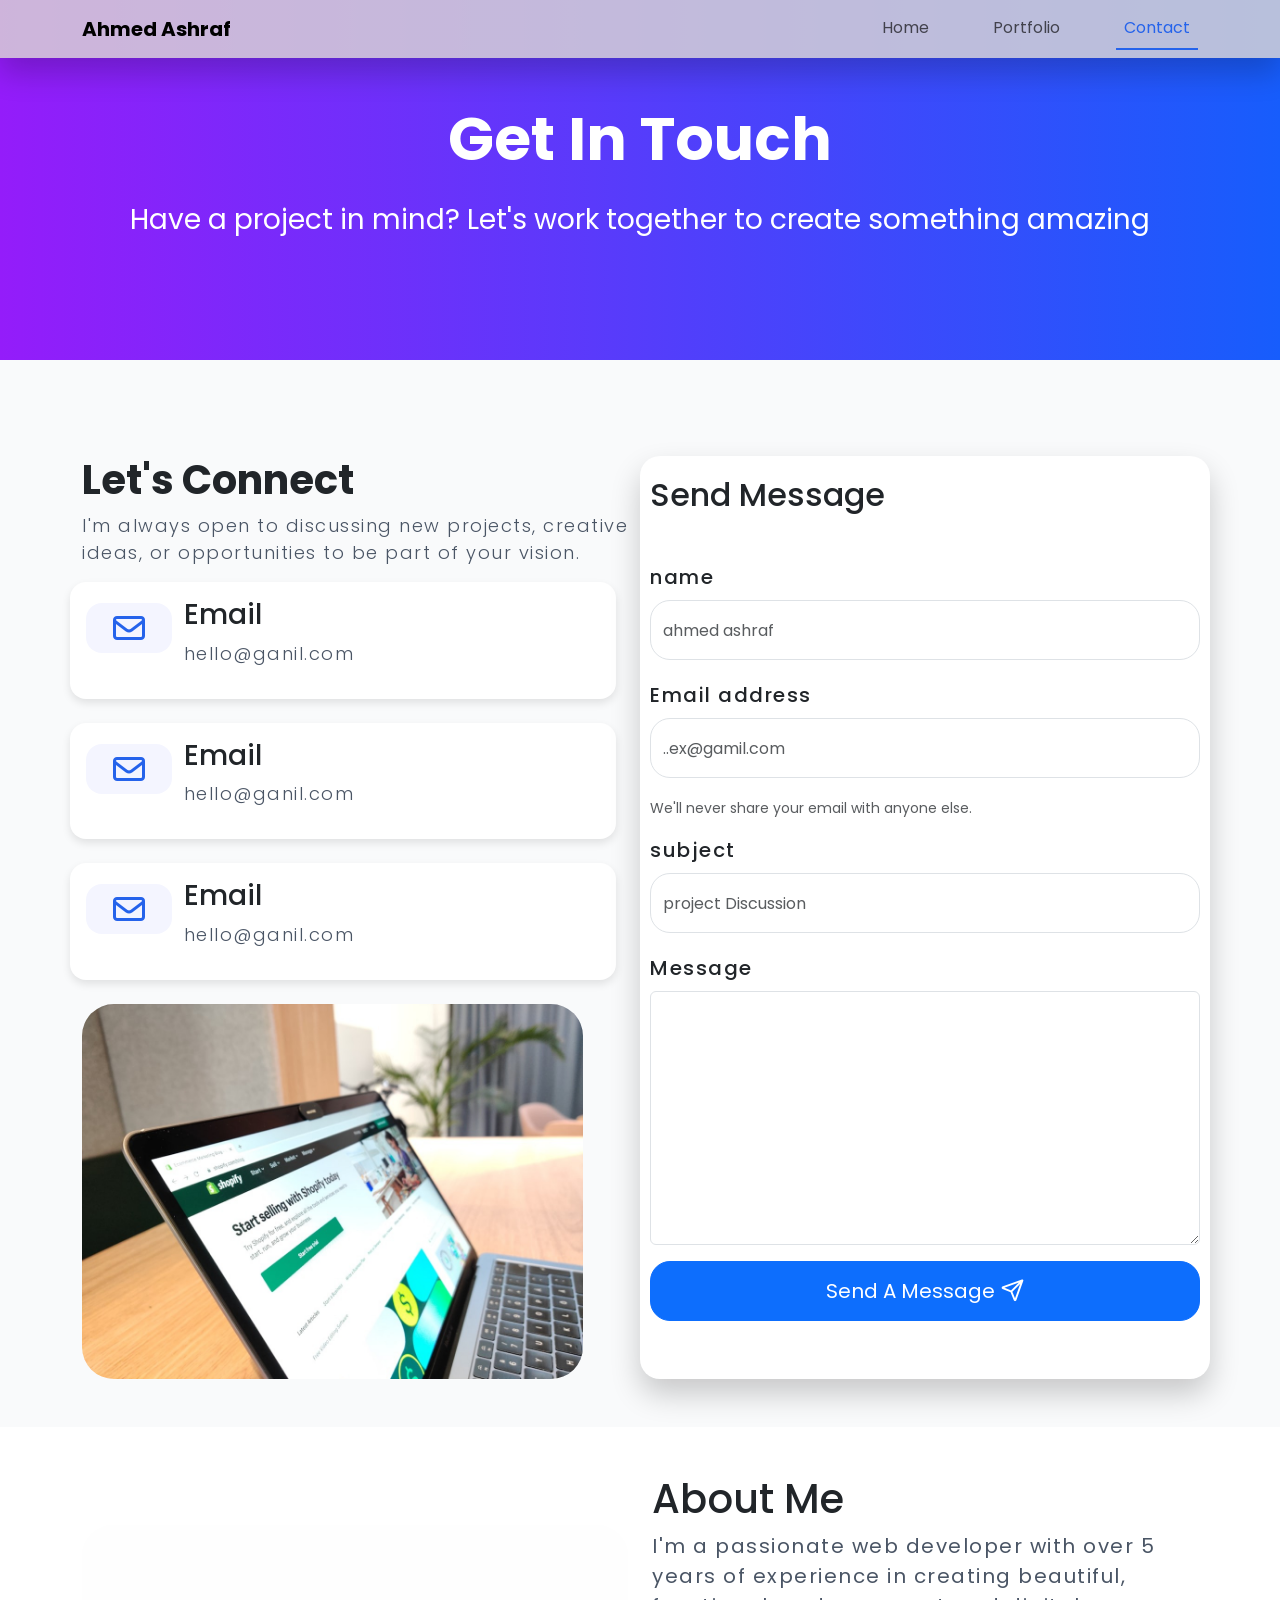
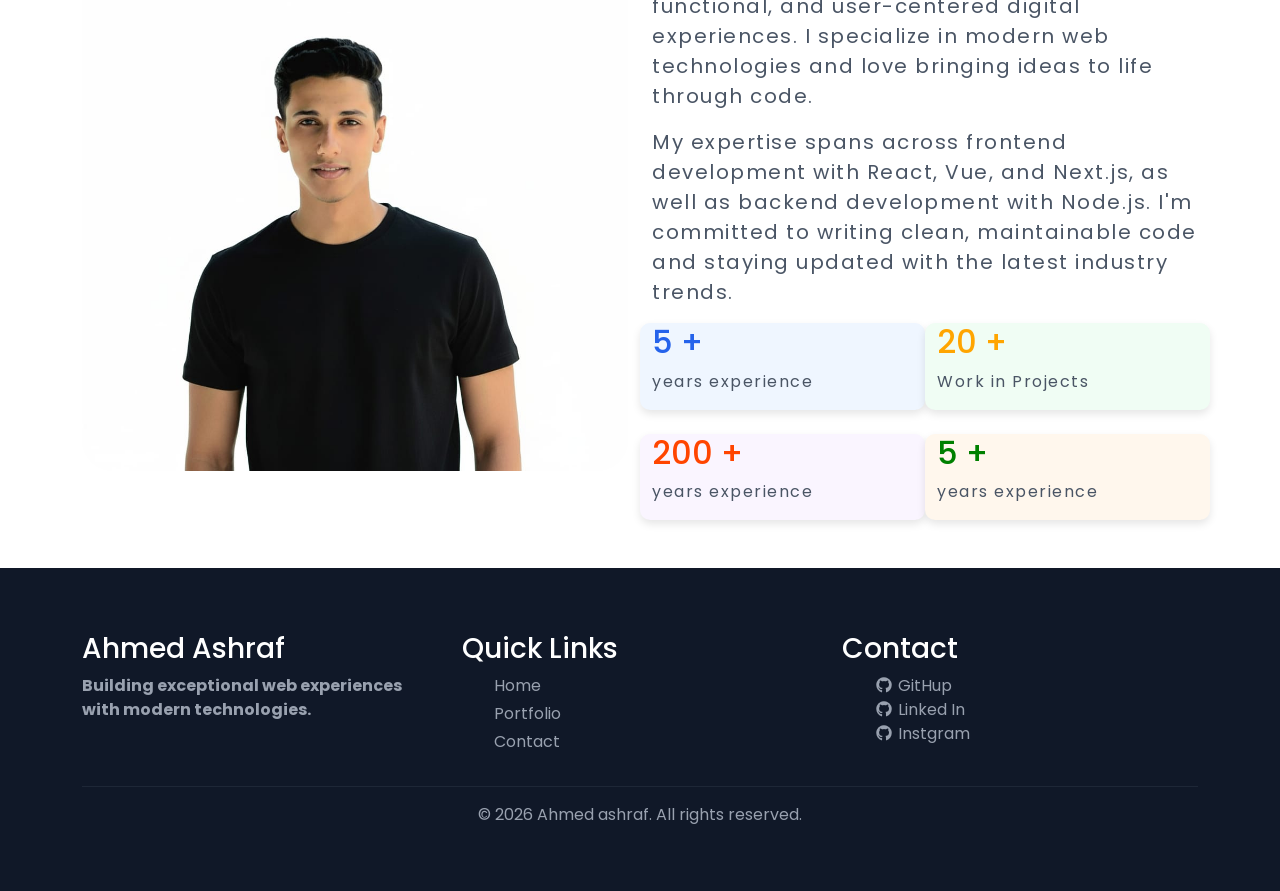
<file: contact.html>
<!doctype html>
<html lang="en">
  <head>
    <meta charset="UTF-8" />
    <meta name="viewport" content="width=device-width, initial-scale=1.0" />
    <title>Document</title>
    <!-- Style -->
    <link rel="stylesheet" href="CSS/bootstrap.min.css" />
    <link rel="stylesheet" href="CSS/all.css" />
    <link rel="stylesheet" href="CSS/style.css" />
  </head>
  <body>
      <nav class="navbar navbar-expand-lg navbar-light bg-light fixed-top">
        <div class="container">
          <a class="navbar-brand fw-bold" href="#">Ahmed Ashraf</a>

          <button
            class="navbar-toggler"
            type="button"
            data-bs-toggle="collapse"
            data-bs-target="#navbarNav"
          >
            <span class="navbar-toggler-icon"></span>
          </button>

          <div class="collapse navbar-collapse" id="navbarNav">
            <ul class="navbar-nav ms-auto">
              <li class="nav-item">
                <a class="nav-link " href="./index.html">Home</a>
              </li>
              <li class="nav-item">
                <a class="nav-link" href="#about">Portfolio</a>
              </li>
              <li class="nav-item">
                <a class="nav-link active" href="./contact.html">Contact</a>
              </li>
            </ul>
          </div>
        </div>
      </nav>

    <section
      id="section-contact-1 "
      class="text-center hero d-flex justify-content-center align-items-center"
    >
      <div class="text">
        <h2>Get In Touch</h2>
        <p class="fs-3 mt-4">
          Have a project in mind? Let's work together to create something
          amazing
        </p>
      </div>
    </section>

    <!-- Section 2 start -->
    <section id="section-contact-2">
      <div class="container pt-5">
        <div class="row g-4 py-5">
          <div class="col-lg-6">
            <h2 class="fs-1 fw-bold">Let's Connect</h2>
            <p>
              I'm always open to discussing new projects, creative ideas, or
              opportunities to be part of your vision.
            </p>
            <div class="email row p-3 rounded-4 w-100 mb-4">
              <div
                class="col-2 text-center d-flex justify-content-center align-items-center rounded-4"
              >
                <i class="fa-regular fa-envelope fs-2"></i>
              </div>
              <div class="col-8">
                <h3>Email</h3>
                <p>hello@ganil.com</p>
              </div>
            </div>
            <div class="email row p-3 rounded-4 w-100 mb-4">
              <div
                class="col-2 text-center d-flex justify-content-center align-items-center rounded-4"
              >
                <i class="fa-regular fa-envelope fs-2"></i>
              </div>
              <div class="col-8">
                <h3>Email</h3>
                <p>hello@ganil.com</p>
              </div>
            </div>
            <div class="email row p-3 rounded-4 w-100 mb-4">
              <div
                class="col-2 text-center d-flex justify-content-center align-items-center rounded-4"
              >
                <i class="fa-regular fa-envelope fs-2"></i>
              </div>
              <div class="col-8">
                <h3>Email</h3>
                <p>hello@ganil.com</p>
              </div>
            </div>
            <div class="image rounded-5 col-lg-11 overflow-hidden">
              <img
                src="./image/imgi_3_photo-1658297063569-162817482fb6.jpg"
                alt=""
                class="w-100 h-75"
              />
            </div>
          </div>
          <div class="col-lg-6 form">
            <h2 class="mb-5">Send Message</h2>
            <form>
              <div class="mb-3">
                <label for="name" class="form-label">name</label>
                <input
                  type="password"
                  class="form-control"
                  id="name"
                  placeholder="ahmed ashraf"
                />
              </div>
              <div class="mb-3">
                <label for="exampleInputEmail1" class="form-label"
                  >Email address</label
                >
                <input
                  type="email"
                  class="form-control"
                  id="email"
                  placeholder="..ex@gamil.com"
                />
                <div id="email" class="form-text">
                  We'll never share your email with anyone else.
                </div>
              </div>
              <div class="mb-3">
                <label for="subject" class="form-label">subject</label>
                <input
                  type="text"
                  class="form-control"
                  id="subject"
                  placeholder="project Discussion"
                />
              </div>
              <div class="mb-3">
                <label for="message" class="form-label">Message</label>
                <textarea
                  name="message"
                  id="message"
                  rows="10"
                  class="form-control"
                ></textarea>
              </div>
              <button type="submit" class="btn btn-primary w-100 text-center">
                Send A Message <i class="fa-regular fa-paper-plane"></i>
              </button>
            </form>
          </div>
        </div>
      </div>
    </section>
    <!-- Section 2 End -->
    <!-- Section 3 Start -->
    <section id="section-contact-3">
      <div class="container py-5">
        <div class="row g-4 align-items-center">
          <div class="col-lg-6">
            <div class="image overflow-hidden rounded-5">
              <img
                src="./image/ahmed ashraf.jpeg"
                alt=""
              />
            </div>
          </div>
          <div class="col-lg-6 about">
            <h2 class="fs-1">About Me</h2>
            <p class="fs-5">
              I'm a passionate web developer with over 5 years of experience in
              creating beautiful, functional, and user-centered digital
              experiences. I specialize in modern web technologies and love
              bringing ideas to life through code.
            </p>
            <p class="fs-5">
              My expertise spans across frontend development with React, Vue,
              and Next.js, as well as backend development with Node.js. I'm
              committed to writing clean, maintainable code and staying updated
              with the latest industry trends.
            </p>

            <div class="row g-4">
              <div class="col-6 col1">
                <div>
                  <h2>5 +</h2>
                  <p>years experience</p>
                </div>
              </div>
              <div class="col-6 col2">
                <h2>20 +</h2>
                <p>Work in Projects </p>
              </div>
              <div class="col-6 col3">
                <h2>200 +</h2>
                <p>years experience</p>
              </div>
              <div class="col-6 col4">
                <h2>5 +</h2>
                <p>years experience</p>
              </div>
            </div>
          </div>
        </div>
      </div>
    </section>
    <!-- Section 3 End -->

    <footer class="py-3">
      <div class="container my-lg-5">
        <div class="row g-4">
          <div class="col-md-4">
            <h2>Ahmed Ashraf</h2>
            <p class="fw-bold fs-6">
              Building exceptional web experiences with modern technologies.
            </p>
          </div>
          <div class="col-md-4">
            <h2>Quick Links</h2>
            <ul class="row g-1">
              <li>
                <a href="./index.html">Home</a>
              </li>
              <li>
                <a href="./portfolio.html">Portfolio</a>
              </li>
              <li>
                <a href="./contact.html">Contact</a>
              </li>
            </ul>
          </div>
          <div class="col-md-4">
            <h2>Contact</h2>
            <ul class="row">
              <li>
                <a href="#"><i class="fa-brands fa-github"></i> GitHup</a>
              </li>
              <li>
                <a href="#"><i class="fa-brands fa-github"></i> Linked In</a>
              </li>
              <li>
                <a href="#"><i class="fa-brands fa-github"></i> Instgram</a>
              </li>
            </ul>
          </div>
        </div>
        <hr />
        <div class="footer-bottom text-center">
          <p>© 2026 Ahmed ashraf. All rights reserved.</p>
        </div>
      </div>
    </footer>
  </body>
</html>
</file>
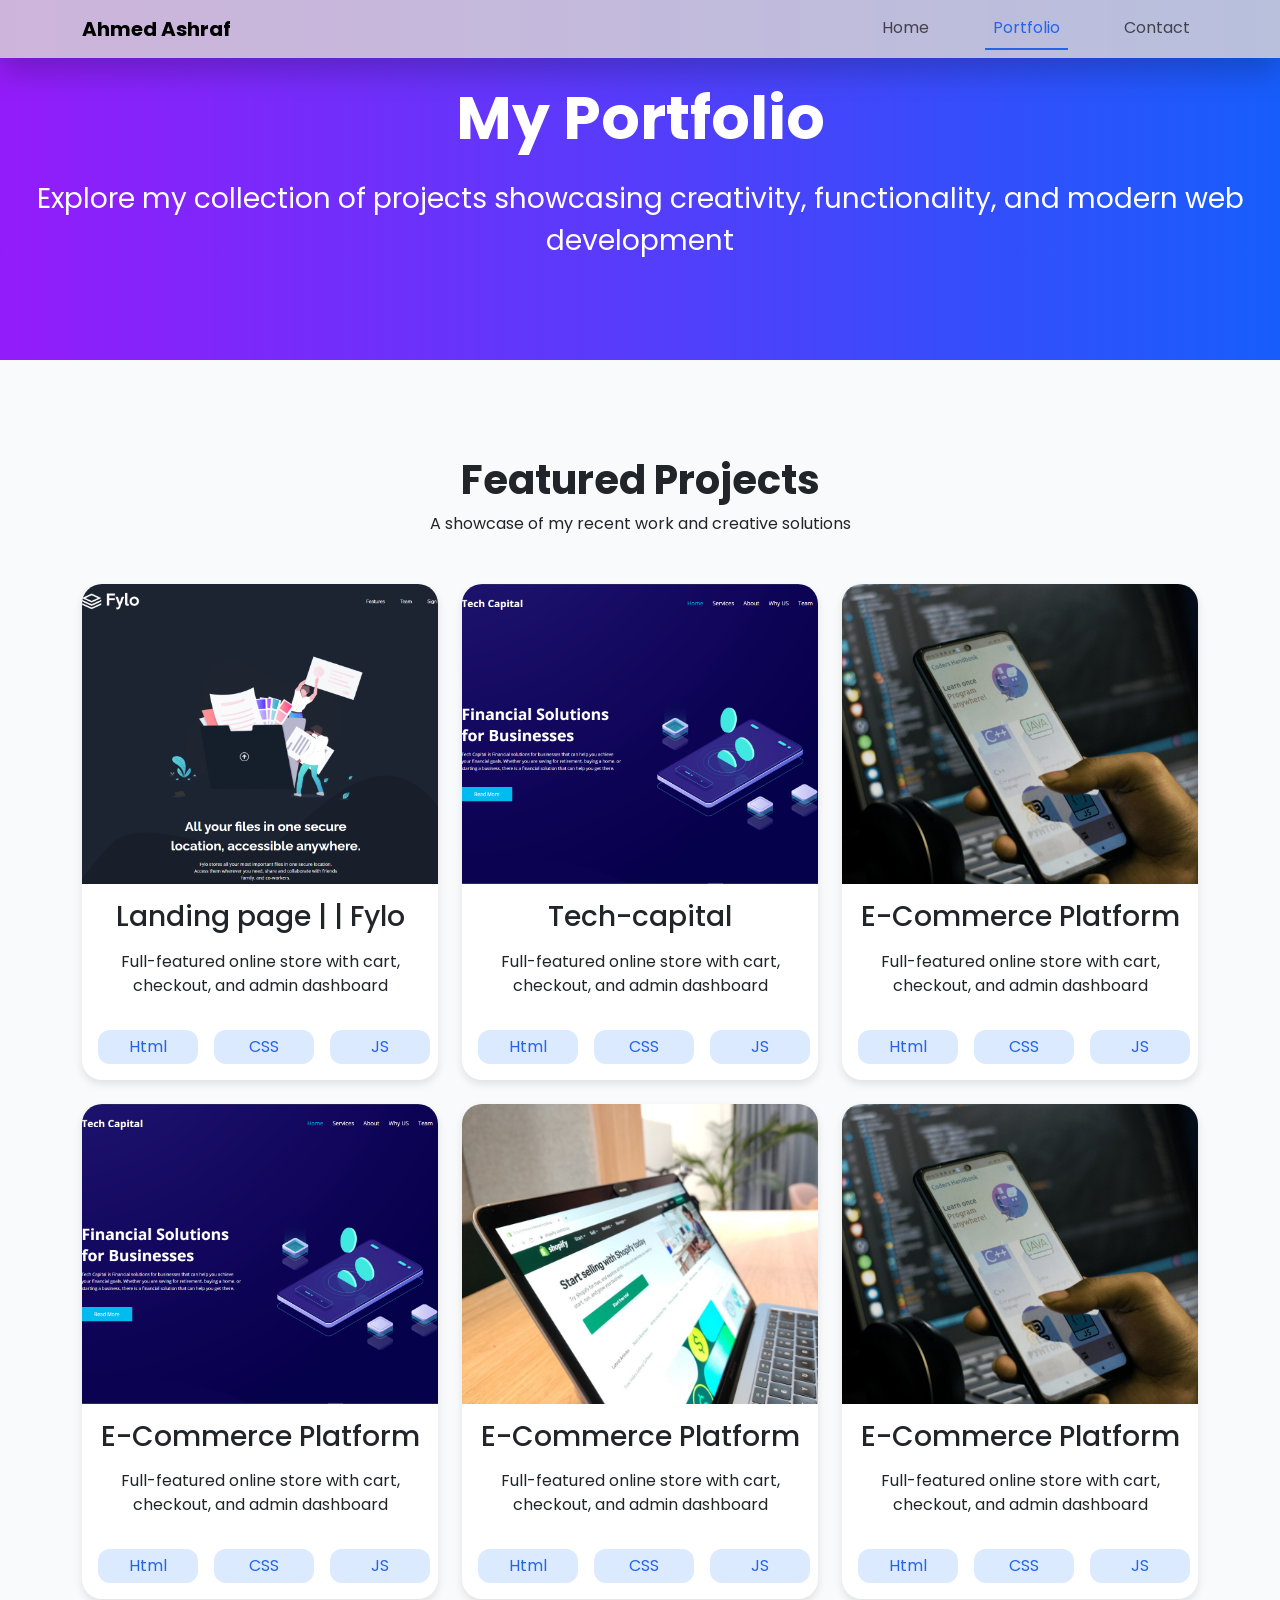
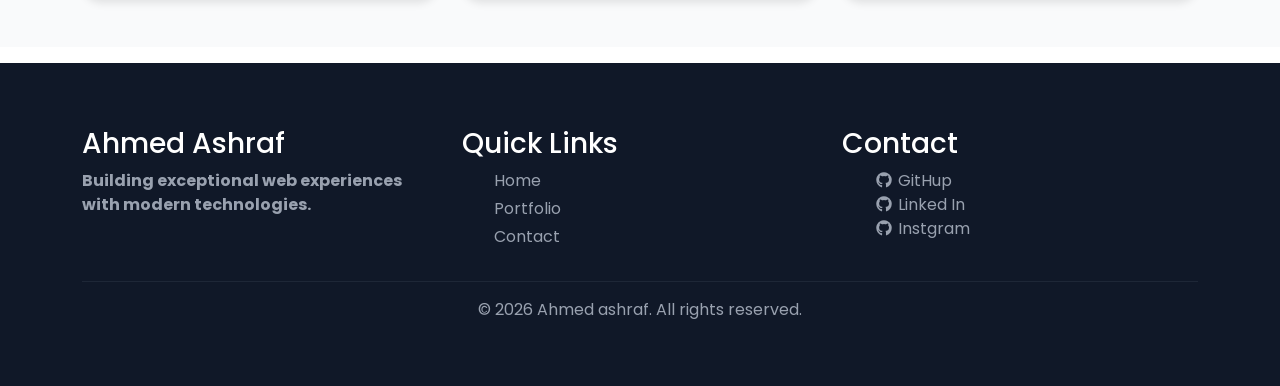
<file: portfolio.html>
<!doctype html>
<html lang="en">
  <head>
    <meta charset="UTF-8" />
    <meta name="viewport" content="width=device-width, initial-scale=1.0" />
    <title>Document</title>
    <!-- Style -->
    <link rel="stylesheet" href="CSS/bootstrap.min.css" />
    <link rel="stylesheet" href="CSS/all.css" />
    <link rel="stylesheet" href="CSS/style.css" />
  </head>
  <body>
      <nav class="navbar navbar-expand-lg navbar-light bg-light fixed-top">
        <div class="container">
          <a class="navbar-brand fw-bold" href="#">Ahmed Ashraf</a>

          <button
            class="navbar-toggler"
            type="button"
            data-bs-toggle="collapse"
            data-bs-target="#navbarNav"
          >
            <span class="navbar-toggler-icon"></span>
          </button>

          <div class="collapse navbar-collapse" id="navbarNav">
            <ul class="navbar-nav ms-auto">
              <li class="nav-item">
                <a class="nav-link " href="./index.html">Home</a>
              </li>
              <li class="nav-item">
                <a class="nav-link active" href="#about">Portfolio</a>
              </li>
              <li class="nav-item">
                <a class="nav-link " href="./contact.html">Contact</a>
              </li>
            </ul>
          </div>
        </div>
      </nav>
<!-- Section 1 start -->
    <section
      id="section-contact-1 "
      class="text-center hero d-flex justify-content-center align-items-center"
    >
      <div class="text">
        <h2>My Portfolio</h2>
        <p class="fs-3 mt-4">
          Explore my collection of projects showcasing creativity, functionality, and modern web development
        </p>
      </div>
    </section>
    <!-- Section 1 end -->

    <!-- Section 2 start -->
      <!-- section projects 2 start -->
      <section id="section-2" class="py-lg-5">
        <div class="container">
          <div class="title text-center my-5">
            <h2 class="fs-1 fw-bold">Featured Projects</h2>
            <p>A showcase of my recent work and creative solutions</p>
          </div>
          <div class="row g-4">
            <div class="col-lg-4 col-md-6">
              <div class="project-card">
                <div class="image overflow-hidden position-relative w-100">
                  <div
                    class="links row position-absolute top-0 h-100 w-100 justify-content-between align-items-center text-center"
                  >
                    <div class="code col-6 fs-3">
                      <a href="https://github.com/ashrif2006/fylo-dark-theme"><i class="fa-brands fa-github"></i> Code</a>
                    </div>
                    <div class="live col-6 fs-3">
                      <a href="https://ashrif2006.github.io/fylo-dark-theme/"
                        ><i class="fa-solid fa-arrow-up-right-from-square"></i>
                        live</a
                      >
                    </div>
                  </div>
                  <img
                    class="object-fit-cover w-100 h-100"
                    src="./image/Project2.png"
                    alt="project"
                  />
                </div>
                <div class="content text-center">
                  <h4 class="fs-3 my-3">Landing page | | Fylo</h4>
                  <p>
                    Full-featured online store with cart, checkout, and admin
                    dashboard
                  </p>
                  <div class="tec row g-4 justify-content-around p-3">
                    <div class="col-md-4"><span>Html</span></div>
                    <div class="col-md-4"><span>CSS</span></div>
                    <div class="col-md-4"><span>JS</span></div>
                  </div>
                </div>
              </div>
            </div>
            <div class="col-lg-4 col-md-6">
              <div class="project-card">
                <div class="image overflow-hidden position-relative w-100">
                  <div
                    class="links row position-absolute top-0 h-100 w-100 justify-content-between align-items-center text-center"
                  >
                    <div class="code col-6 fs-3">
                      <a href="https://github.com/ashrif2006/Tech-capital"><i class="fa-brands fa-github"></i> Code</a>
                    </div>
                    <div class="live col-6 fs-3">
                      <a href="https://ashrif2006.github.io/Tech-capital/"
                        ><i class="fa-solid fa-arrow-up-right-from-square"></i>
                        live</a
                      >
                    </div>
                  </div>
                  <img
                    class="object-fit-cover w-100 h-100"
                    src="./image/project1.png"
                    alt="project"
                  />
                </div>
                <div class="content text-center">
                  <h4 class="fs-3 my-3">Tech-capital</h4>
                  <p>
                    Full-featured online store with cart, checkout, and admin
                    dashboard
                  </p>
                  <div class="tec row g-4 justify-content-around p-3">
                    <div class="col-md-4"><span>Html</span></div>
                    <div class="col-md-4"><span>CSS</span></div>
                    <div class="col-md-4"><span>JS</span></div>
                  </div>
                </div>
              </div>
            </div>
            <div class="col-lg-4 col-md-6">
              <div class="project-card">
                <div class="image overflow-hidden position-relative w-100">
                  <div
                    class="links row position-absolute top-0 h-100 w-100 justify-content-between align-items-center text-center"
                  >
                    <div class="code col-6 fs-3">
                      <a href=""><i class="fa-brands fa-github"></i> Code</a>
                    </div>
                    <div class="live col-6 fs-3">
                      <a href=""
                        ><i class="fa-solid fa-arrow-up-right-from-square"></i>
                        live</a
                      >
                    </div>
                  </div>
                  <img
                    class="object-fit-cover w-100 h-100"
                    src="./image/imgi_5_photo-1633250391894-397930e3f5f2.jpg"
                    alt="project"
                  />
                </div>
                <div class="content text-center">
                  <h4 class="fs-3 my-3">E-Commerce Platform</h4>
                  <p>
                    Full-featured online store with cart, checkout, and admin
                    dashboard
                  </p>
                  <div class="tec row g-4 justify-content-around p-3">
                    <div class="col-md-4"><span>Html</span></div>
                    <div class="col-md-4"><span>CSS</span></div>
                    <div class="col-md-4"><span>JS</span></div>
                  </div>
                </div>
              </div>
            </div>
            <div class="col-lg-4 col-md-6">
              <div class="project-card">
                <div class="image overflow-hidden position-relative w-100">
                  <div
                    class="links row position-absolute top-0 h-100 w-100 justify-content-between align-items-center text-center"
                  >
                    <div class="code col-6 fs-3">
                      <a href=""><i class="fa-brands fa-github"></i> Code</a>
                    </div>
                    <div class="live col-6 fs-3">
                      <a href=""
                        ><i class="fa-solid fa-arrow-up-right-from-square"></i>
                        live</a
                      >
                    </div>
                  </div>
                  <img
                    class="object-fit-cover w-100 h-100"
                    src="./image/project1.png"
                    alt="project"
                  />
                </div>
                <div class="content text-center">
                  <h4 class="fs-3 my-3">E-Commerce Platform</h4>
                  <p>
                    Full-featured online store with cart, checkout, and admin
                    dashboard
                  </p>
                  <div class="tec row g-4 justify-content-around p-3">
                    <div class="col-md-4"><span>Html</span></div>
                    <div class="col-md-4"><span>CSS</span></div>
                    <div class="col-md-4"><span>JS</span></div>
                  </div>
                </div>
              </div>
            </div>
            <div class="col-lg-4 col-md-6">
              <div class="project-card">
                <div class="image overflow-hidden position-relative w-100">
                  <div
                    class="links row position-absolute top-0 h-100 w-100 justify-content-between align-items-center text-center"
                  >
                    <div class="code col-6 fs-3">
                      <a href=""><i class="fa-brands fa-github"></i> Code</a>
                    </div>
                    <div class="live col-6 fs-3">
                      <a href=""
                        ><i class="fa-solid fa-arrow-up-right-from-square"></i>
                        live</a
                      >
                    </div>
                  </div>
                  <img
                    class="object-fit-cover w-100 h-100"
                    src="./image/imgi_3_photo-1658297063569-162817482fb6.jpg"
                    alt="project"
                  />
                </div>
                <div class="content text-center">
                  <h4 class="fs-3 my-3">E-Commerce Platform</h4>
                  <p>
                    Full-featured online store with cart, checkout, and admin
                    dashboard
                  </p>
                  <div class="tec row g-4 justify-content-around p-3">
                    <div class="col-md-4"><span>Html</span></div>
                    <div class="col-md-4"><span>CSS</span></div>
                    <div class="col-md-4"><span>JS</span></div>
                  </div>
                </div>
              </div>
            </div>
            <div class="col-lg-4 col-md-6">
              <div class="project-card">
                <div class="image overflow-hidden position-relative w-100">
                  <div
                    class="links row position-absolute top-0 h-100 w-100 justify-content-between align-items-center text-center"
                  >
                    <div class="code col-6 fs-3">
                      <a href=""><i class="fa-brands fa-github"></i> Code</a>
                    </div>
                    <div class="live col-6 fs-3">
                      <a href=""
                        ><i class="fa-solid fa-arrow-up-right-from-square"></i>
                        live</a
                      >
                    </div>
                  </div>
                  <img
                    class="object-fit-cover w-100 h-100"
                    src="./image/imgi_5_photo-1633250391894-397930e3f5f2.jpg"
                    alt="project"
                  />
                </div>
                <div class="content text-center">
                  <h4 class="fs-3 my-3">E-Commerce Platform</h4>
                  <p>
                    Full-featured online store with cart, checkout, and admin
                    dashboard
                  </p>
                  <div class="tec row g-4 justify-content-around p-3">
                    <div class="col-md-4"><span>Html</span></div>
                    <div class="col-md-4"><span>CSS</span></div>
                    <div class="col-md-4"><span>JS</span></div>
                  </div>
                </div>
              </div>
            </div>
          </div>
        </div>
      </section>
      <!-- section projects 2 End -->
    <!-- Section 2 End -->



    <footer class="py-3 mt-3">
      <div class="container my-lg-5">
        <div class="row g-4">
          <div class="col-md-4">
            <h2>Ahmed Ashraf</h2>
            <p class="fw-bold fs-6">
              Building exceptional web experiences with modern technologies.
            </p>
          </div>
          <div class="col-md-4">
            <h2>Quick Links</h2>
            <ul class="row g-1">
              <li>
                <a href="./index.html">Home</a>
              </li>
              <li>
                <a href="./portfolio.html">Portfolio</a>
              </li>
              <li>
                <a href="./contact.html">Contact</a>
              </li>
            </ul>
          </div>
          <div class="col-md-4">
            <h2>Contact</h2>
            <ul class="row">
              <li>
                <a href="#"><i class="fa-brands fa-github"></i> GitHup</a>
              </li>
              <li>
                <a href="#"><i class="fa-brands fa-github"></i> Linked In</a>
              </li>
              <li>
                <a href="#"><i class="fa-brands fa-github"></i> Instgram</a>
              </li>
            </ul>
          </div>
        </div>
        <hr />
        <div class="footer-bottom text-center">
          <p>© 2026 Ahmed ashraf. All rights reserved.</p>
        </div>
      </div>
    </footer>
  </body>
</html>
</file>
<file: CSS/style.css>
@import url("https://fonts.googleapis.com/css2?family=Poppins:ital,wght@0,100;0,200;0,300;0,400;0,500;0,600;0,700;0,800;0,900;1,100;1,200;1,300;1,400;1,500;1,600;1,700;1,800;1,900&display=swap");
* {
  margin: 0;
  padding: 0;
  box-sizing: border-box;
}
img {
  max-width: 100%;
}
body {
  font-family: "Poppins", sans-serif;
}

ul {
  list-style: none;
}
a {
  text-decoration: none;
}

:root {
  --primary: rgba(37, 99, 235, 1);
  --secondary: rgba(16, 185, 129, 1);
  --background: rgba(255, 255, 255, 1);
  --text: rgba(30, 30, 30, 1);
  --danger: rgba(220, 38, 38, 1);
  --footer: rgb(16, 24, 40);
  --card: rgb(244, 245, 255);
  --para: rgb(74, 85, 101);

  --radius: 8px;
  --font-size: 16px;
}

.active {
  color: var(--primary) !important;
  border-bottom: var(--primary) solid 2px;
}
/* Header Start */
.navbar{
  background-color:#dad5d5d3 !important;
  box-shadow: 0 15px 30px rgba(0, 0, 0, 0.2);
}
nav ul {
  gap: 3rem;
}

header {
  background:
    linear-gradient(rgba(255, 255, 255, 0.726), rgba(255, 255, 255, 0.4)),
    url("../image/imgi_1_photo-1763568258535-fa1066506571.jpg");
  background-size: cover;
  background-position: center;
  background-attachment: fixed;
  min-height: 100vh;
  display: flex;
  flex-direction: column;
  position: relative;
}
.header-content {
  min-height: 100vh;
}
.header-content .header-text h3 {
  background-color: var(--background);
  color: var(--primary);
  display: inline-block;
  padding: 10px 20px;
  border-radius: 20px;
  font-size: 16px;
}

.header-content .header-text h2 {
  color: var(--text);
  font-size: 60px;
  font-weight: 700;
  margin: 20px 0;
}
.header-content .header-text h2 span {
  font-weight: 700;
  background: linear-gradient(90deg, #2563eb, #7c3aed);
  -webkit-background-clip: text;
  -webkit-text-fill-color: transparent;
}
.header-content .header-text h5 {
  color: var(--para);
  font-size: 30px;
  font-weight: 400;
  width: 100%;
}
.header-content .header-text p {
  color: var(--para);
  font-size: 20px;
  letter-spacing: 1.5px;
  font-weight: 300;
  margin: 20px 0;
}


.header-content .image {
  border-radius: 20px;
  animation: imageAnimation 3s infinite ease;
}

@keyframes imageAnimation {
  0% {
    transform: translateY(0);
  }
  50% {
    transform: translateY(-30px);
  }
  100% {
    transform: translateY(0);
  }
}

.fa-computer-mouse {
  left: 50%;
  bottom: 20px;
  animation: imageAnimation 4s infinite ease;
}

.badge-welcome {
    background-color: #e7f0ff;
    color: #0d6efd;
    padding: 8px 16px;
    border-radius: 20px;
    font-size: 14px;
    font-weight: 500;
    display: inline-block;
    margin-bottom: 20px;
}


.img-wrapper img {
    border: 10px solid white; 
    box-shadow: 0 20px 25px -5px rgba(0, 0, 0, 0.1), 0 10px 10px -5px rgba(0, 0, 0, 0.04);
}



/* Header end */

/* section 1 start */

.custom-card {
  background-color: var(--card);
  border-radius: 20px;
  transition: all 0.3s ease-in-out;
  border: 1px solid transparent;
  height: 100%;
}

.custom-card:hover {
  transform: translateY(-10px);
  background-color: #ffffff;
  box-shadow: 0 15px 30px rgba(0, 0, 0, 0.05);
  border-color: #e2e8f0;
}

.icon-box {
  width: 60px;
  height: 60px;
  background-color: var(--primary);
  color: white;
  display: flex;
  align-items: center;
  justify-content: center;
  border-radius: 12px;
  font-size: 24px;
}
/* section 1 End */

/* section 2 start */
#section-2 {
  background-color: rgb(249, 250, 251);
}
#section-2 .project-card {
  background-color: var(--background);
  box-shadow: 0 4px 8px rgba(0, 0, 0, 0.1);
  overflow: hidden;
  transition: all 0.3s ease-in-out;
  border-radius: 20px;
}
#section-2 .project-card .image {
  height: 300px;
}
#section-2 .project-card .image .links {
  left: 11px;
  width: 120%;
  background-color: rgba(255, 255, 255, 0.726);
  color: var(--primary);
  transform: translateY(100%);
  transition: all 0.3s ease-in-out;
}
#section-2 .project-card .image:hover .links {
  transform: translateY(0);
}
#section-2 .project-card .tec div span {
  color: var(--primary);
  background-color: rgb(219, 234, 254);
  display: inline-block;
  width: 100px;
  padding: 5px 10px;
  border-radius: 12px;
}

#section-2 .project-card:hover {
  transform: translateY(-10px);
  background-color: #ffffff;
  box-shadow: 0 15px 30px rgba(0, 0, 0, 0.2);
}

/* section 2 End */

/* Footer start */
footer {
  background-color: var(--footer);
  color: var(--para);
}

footer h2 {
  color: #fff;
  font-size: 28px;
}
footer ul li a,
footer p {
  color: rgb(153, 161, 175);
}
/* Footer End */

/* Contact  start*/
#section-contact-2 {
  background-color: rgb(249, 250, 251);
}
.hero {
  background: linear-gradient(to right, #941cfa, #175dfc);
  height: 40vh;
  color: #fff;
}
.hero .text h2 {
  font-size: 60px;
  font-weight: 700;
}
#section-contact-2 p{
  color: var(--para);
  font-size: 18px;
  letter-spacing: 1.5px;
  font-weight: 300;
}
#section-contact-2 .email {
  background-color: #fff;
  box-shadow: 0 4px 8px rgba(0, 0, 0, 0.1);
  width: 100%;
}
#section-contact-2 .email .col-2 {
  background-color: var(--card);
  color: var(--primary);
  height: 50px;
  transform: translateY(10%);
  
}
#section-contact-2 .email:hover{
  box-shadow: 0 15px 30px rgba(0, 0, 0, 0.2);
}
#section-contact-2 .email:hover .col-2 {
  background-color: var(--primary);
  color: #fff;
  transition: all 0.3s ease-in-out;
}
.form{
  background-color: #fff;
    box-shadow: 0 15px 30px rgba(0, 0, 0, 0.2);
  border-radius: 20px;
  padding: 20px 10px;
}
.form form label{
  font-size: 20px;
  letter-spacing: 1.5px;
  font-weight: 500;
}
.form form input{
  height: 60px;
  border-radius: 20px;
  margin-bottom: 20px;
}
.form form .btn{
  height: 60px;
  border-radius: 20px;
  font-size: 20px;
}


/* Section 3 start */

#section-contact-3 .about p{
  color:var(--para);
  letter-spacing: 1.5px;
  line-height: 1.5;
}
#section-contact-3 .about .col-6{
    background-color: #fff;
  box-shadow: 0 4px 8px rgba(0, 0, 0, 0.1);
  border-radius: 10px;
}
#section-contact-3 .about .col1{
  background-color:#eff6ff ;
  color: var(--primary);
}
#section-contact-3 .about .col2{
  background-color:#f0fdf4 ;
  color: orange;
}
#section-contact-3 .about .col3{
  background-color:#faf5ff ;
  color: orangered;
}
#section-contact-3 .about .col4{
  background-color:#fff7ed ;
  color: green;
}
/* Section 3 End */
</file>
